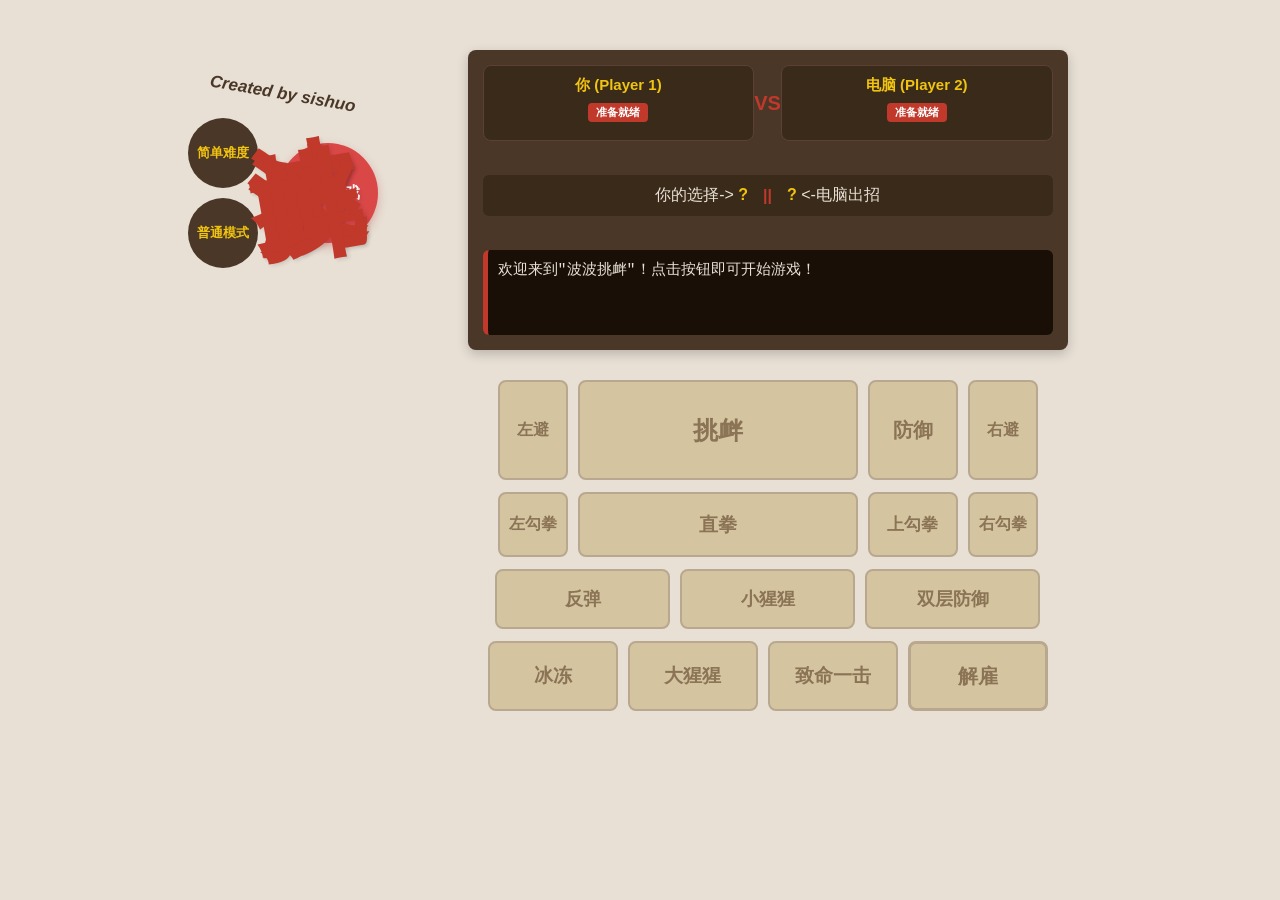
<file: src/main/resources/static/index.html>
<!DOCTYPE html>
<html lang="zh-CN">
<head>
    <meta charset="UTF-8">
    <title>波波挑衅 Bobo Provocation</title>
    <link rel="stylesheet" href="style.css">
</head>
<body>

    <div class="title">
        <h1>波波挑衅</h1>
        <p class="subtitle">Created by sishuo</p>
        <div class="start-row">
            <div class="toggle-column">
                <button class="toggle-button" id="ai-difficulty-toggle" onclick="toggleAIDifficulty()">简单难度</button>
                <button class="toggle-button" id="mode-toggle" onclick="toggleMode()">普通模式</button>
            </div>
            <button id="start" onclick="startGame()">开始游戏</button>
        </div>
    </div>
    
    <div class="main-game-container">
        <div class="game-dashboard">
            <div class="player-panels">
                <div class="panel p1-panel">
                    <h3>你 (Player 1)</h3>
                    <div class="status-badge" id="p1-status">准备就绪</div>
                </div>

                <div class="vs-sign">VS</div>

                <div class="panel p2-panel">
                    <h3>电脑 (Player 2)</h3>
                    <div class="status-badge" id="p2-status">准备就绪</div>
                </div>
            </div>

            <div class="bobo-reveal">
                <div class="reveal-row">
                    <div>你的选择->   <span class = "action-billboard" id="p1-action-billboard"> ? </span></div>
                    <div class="vs-small">||</div>
                    <div><span class = "action-billboard" id="p2-action-billboard"> ? </span>   <-电脑出招</div>
                </div>
            </div>

            <div class="battle-log-screen">
                <div id="battle-log-text">欢迎来到"波波挑衅"！点击按钮即可开始游戏！</div>
            </div>
        </div>

        <div class = "buttons-container">
            <div class="btn-row">
                <button id="Button2" class="move-btn btn-dodge" onclick="makeMove(2)" disabled>左避</button>
                <button id="Button0" class="move-btn" onclick="makeMove(0)" disabled>挑衅</button>
                <button id="Button1" class="move-btn" onclick="makeMove(1)" disabled>防御</button>
                <button id="Button3" class="move-btn btn-dodge" onclick="makeMove(3)" disabled>右避</button>
            </div>

            <div class="btn-row">
                <button id="Button5" class="move-btn btn-punch" onclick="makeMove(5)" disabled>左勾拳</button>
                <button id="Button7" class="move-btn btn-punch" onclick="makeMove(7)" disabled>直拳</button>
                <button id="Button4" class="move-btn btn-punch" onclick="makeMove(4)" disabled>上勾拳</button>
                <button id="Button6" class="move-btn btn-punch" onclick="makeMove(6)" disabled>右勾拳</button>
            </div>

            <div class="btn-row">
                <button id="Button8" class="move-btn btn-special" onclick="makeMove(8)" disabled>反弹</button>
                <button id="Button9" class="move-btn btn-special" onclick="makeMove(9)" disabled>小猩猩</button>
                <button id="Button10" class="move-btn btn-special" onclick="makeMove(10)" disabled>双层防御</button>
            </div>

            <div class="btn-row">
                <button id="Button11" class="move-btn btn-ultimate" onclick="makeMove(11)" disabled>冰冻</button>
                <button id="Button12" class="move-btn btn-ultimate" onclick="makeMove(12)" disabled>大猩猩</button>
                <button id="Button13" class="move-btn btn-ultimate" onclick="makeMove(13)" disabled>致命一击</button>
                <button id="Button14" class="move-btn btn-illegal" onclick="makeMove(14)" disabled>解雇</button>
            </div>
        </div>
    </div>

    <script src="game.js"></script>
</body>
</html>
</file>
<file: src/main/resources/static/style.css>
/*  Bobo Provocation by sishuo 2026/06
*/

body {
    font-family: 'Segoe UI', 'PingFang SC', 'Microsoft YaHei', sans-serif;
    background-color: #e8e0d5;
    color: #333;
    
    /* 开启横向 Flex 排版：左边标题，右边大箱子 */
    display: flex;
    flex-direction: row; 
    align-items: flex-start;   /* 顶部对齐 */
    justify-content: center;   /* 整体在屏幕正中间居中 */
    
    gap: 65px;                 /* 标题和右边对战区之间的黄金呼吸间距 */
    padding: 50px 30px;
    margin: 0;
}

/* 坚固的左侧垂直标题 */
.title {
    margin: 0;
    font-weight: 900;
    font-size: 40px;
    display: flex;
    flex-direction: column;    
    align-items: center;
    flex-shrink: 0;            /* 绝对锁死宽度，防止右边把字压扁 */
}

.title h1 { 
    margin: 0; 
    color: #c0392b; 
    text-shadow: 2px 2px 4px rgba(0,0,0,0.1); 
    letter-spacing: 6px;       /* 竖排汉字的精髓间距 */
    writing-mode: vertical-rl;
    margin-bottom: 10px;
    font-size: 110px;
    transform: rotate(-10deg);
}

.subtitle { 
    margin-top: 0;
    margin-bottom: 14px;       /* 顺滑推开底下的开始游戏按钮 */
    font-style: italic; 
    color: #4a3728; 
    font-size: 17px;
    transform: rotate(10deg);
}

.start-row {
    display: flex;
    align-items: center;
    gap: 20px;
}

.toggle-column {
    display: flex;
    flex-direction: column;
    gap: 10px;
    align-items: center;
}

#start {
    width: 100px;
    height: 100px;
    background-color: #d94747;
    color: white;
    font-weight: bold;
    font-size: 16px;
    border: none;
    border-radius: 50%;
    cursor: pointer;
    box-shadow: 0 4px 10px rgba(174, 39, 39, 0.3);
    margin: 10px 0;
    transition: all 0.2s;
}
#start:hover { 
    background-color: #7a1a1a; 
    transform: scale(1.05); 
}
#start:active {
    transform: scale(0.95);
    box-shadow: 0 2px 4px #31180c66;
}

.toggle-button {
    width: 70px;
    height: 70px;
    background-color: #4a3728;
    color: #f1c40f;
    font-size: 13px;
    font-weight: bold;
    border: none;
    border-radius: 50%;
    cursor: pointer;
    transition: all 0.2s;
    align-self: center;
}

.toggle-button:hover {
    background-color: #3a2a1a;
    transform: scale(1.05);
}

/* 右侧独立出来的完整游戏大区域 */
.main-game-container {
    display: flex;
    flex-direction: column;
    align-items: center;   /* 保证右边的看板和按钮在一幅画面里一律靠左对齐 */
    flex-grow: 1;
    max-width: 650px;          /* 限制最大宽度，防止大屏下按钮散架 */
}

/* 修复按钮行的排版对齐 */
.btn-row {
    display: flex;
    justify-content: center;
    gap: 10px;          
    margin-bottom: 12px; 
    width: 100%;
}

/* 招式按钮基础类 */
.move-btn {
    font-weight: bold;
    font-size: 16px;
    cursor: pointer;
    border: 2px solid #a3a3a3;
    border-radius: 8px;
    background-color: #ffffff;
    transition: transform 0.1s, box-shadow 0.1s;
    background-repeat: no-repeat;
    background-position: center;
    background-size: contain;
}
.move-btn:hover:not(:disabled) {
    border: 4px solid #4a3728;
    border-radius: 8px;
}
.move-btn:active:not(:disabled) { transform: translateY(0); }

button:disabled {
    background-color: #d4c5a0 !important;
    color: #8b7355 !important;
    cursor: not-allowed !important;
    border-color: #b8a890 !important;
    transform: none !important;
    box-shadow: none !important;
}


/* 基础 — 米白底深棕字（挑衅/防御/左右避） */
#Button0 { width: 280px; height: 100px; font-size: 25px; background-color: #f5efe0; color: #5c4033; border-color: #c4b59a; }
#Button1 { width: 90px;  height: 100px; font-size: 20px; background-color: #f5efe0; color: #5c4033; border-color: #c4b59a; }
.btn-dodge { width: 70px; height: 100px; background-color: #f5efe0; color: #5c4033; border-color: #c4b59a; }

/* 攻击 — 暖橙底深棕字（三种勾拳/直拳） */
.btn-punch { width: 70px; height: 65px; background-color: #f5e6d0; color: #8b4513; border-color: #d4a574; }
#Button4 { width: 90px; font-size: 17px; background-color: #f5e6d0; color: #8b4513; border-color: #d4a574; }
#Button7 { width: 280px; font-size: 19px; background-color: #f5e6d0; color: #8b4513; border-color: #d4a574; }
#Button8 { background-color: #b33939; color: #fff; border-color: #7a1a1a; }

/* 中级 — 暗红底白字（小猩猩/双层防御/反弹） */
.btn-special { width: 175px; height: 60px; background-color: #b33939; color: #fff; border-color: #7a1a1a; font-size: 18px; }

/* 终极 — 深黑底白字 + 左色条区分（冰冻/大猩猩/致命/解雇） */
.btn-ultimate, .btn-illegal {
    background-color: #3a2a1a;
    color: #fff;
    border: 2px solid #444;
}
.btn-ultimate { width: 130px; height: 70px; font-size: 19px; }
.btn-ultimate:hover { transform: scale(1.1); }
.btn-illegal { width: 140px; height: 70px; font-size: 20px; }
.btn-illegal:hover { transform: scale(1.15); }

/* 11，12，13，14分别是冰冻、大猩猩、致命一击、解雇 */
#Button11 { border: 2px solid #5c7cfa; }
#Button12 { border: 2px solid #ff4444; }
#Button13 { border: 2px solid #b56ce0; }
#Button14 { background-color: #1a1a1a; border: 3px solid #cfaf2f; }


/* 看板 */
.game-dashboard {
    width: 600px;
    height: 300px;
    background: #4a3728;
    color: #e8e0d5;
    padding: 15px;
    margin-bottom: 30px;
    box-shadow: 0 4px 12px rgba(0,0,0,0.2);
    display: flex;
    flex-direction: column;
    justify-content: space-between;
    box-sizing: border-box;
    border-radius: 8px;
}

.player-panels {
    display: flex;
    justify-content: space-between;
    margin-bottom: 12px;
    align-items: stretch;
}
.panel {
    width: 44%;
    background: #3a2a1a;
    padding: 10px;
    border-radius: 8px;
    display: flex;
    flex-direction: column;
    align-items: center;
    text-align: center;
    border: 1px solid #5c4033;
}
.panel h3 { margin: 0 0 8px 0; font-size: 15px; color: #f1c40f; }

.status-badge {
    display: inline-block;
    padding: 2px 8px;
    background: #c0392b;
    color: #fff;
    border-radius: 4px;
    font-size: 11px;
    font-weight: bold;
    margin-bottom: 8px;
    width: fit-content;
}

.vs-sign { font-size: 20px; font-weight: bold; color: #c0392b; align-self: center; }

.bobo-reveal { background: #3a2a1a; text-align: center; padding: 10px; border-radius: 6px; margin-bottom: 12px; }
.reveal-row { display: flex; justify-content: center; align-items: center; gap: 15px; font-size: 16px; color: #e8e0d5; }
.vs-small { color: #c0392b; font-weight: bold; }
.action-billboard { color: #f1c40f; font-size: 16px; font-weight: bold; }

.battle-log-screen {
    background: #1a0f07;
    color: #e8e0d5;
    font-family: 'Courier New', Courier, monospace;
    padding: 10px;
    height: 65px;
    overflow-y: auto;
    border-radius: 6px;
    border-left: 5px solid #c0392b;
    font-size: 15px;
    line-height: 1.4;
}
</file>
